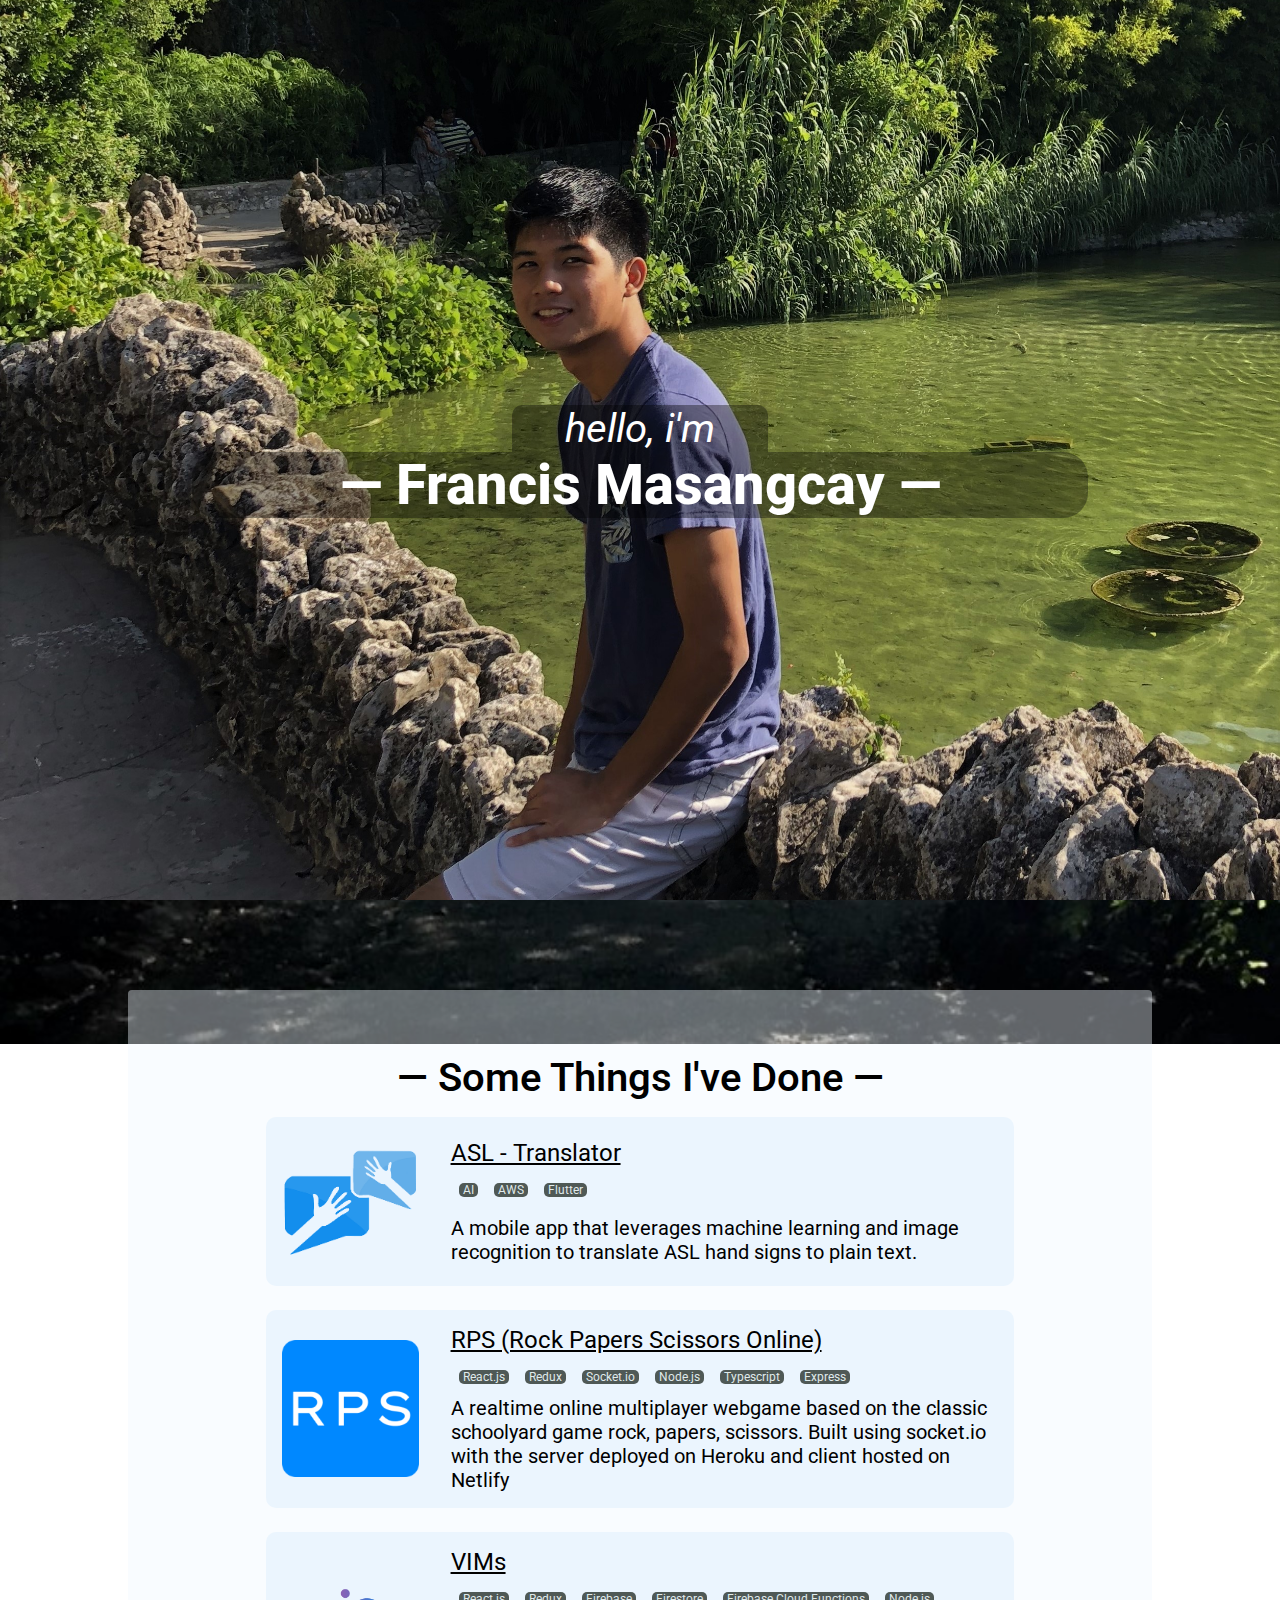
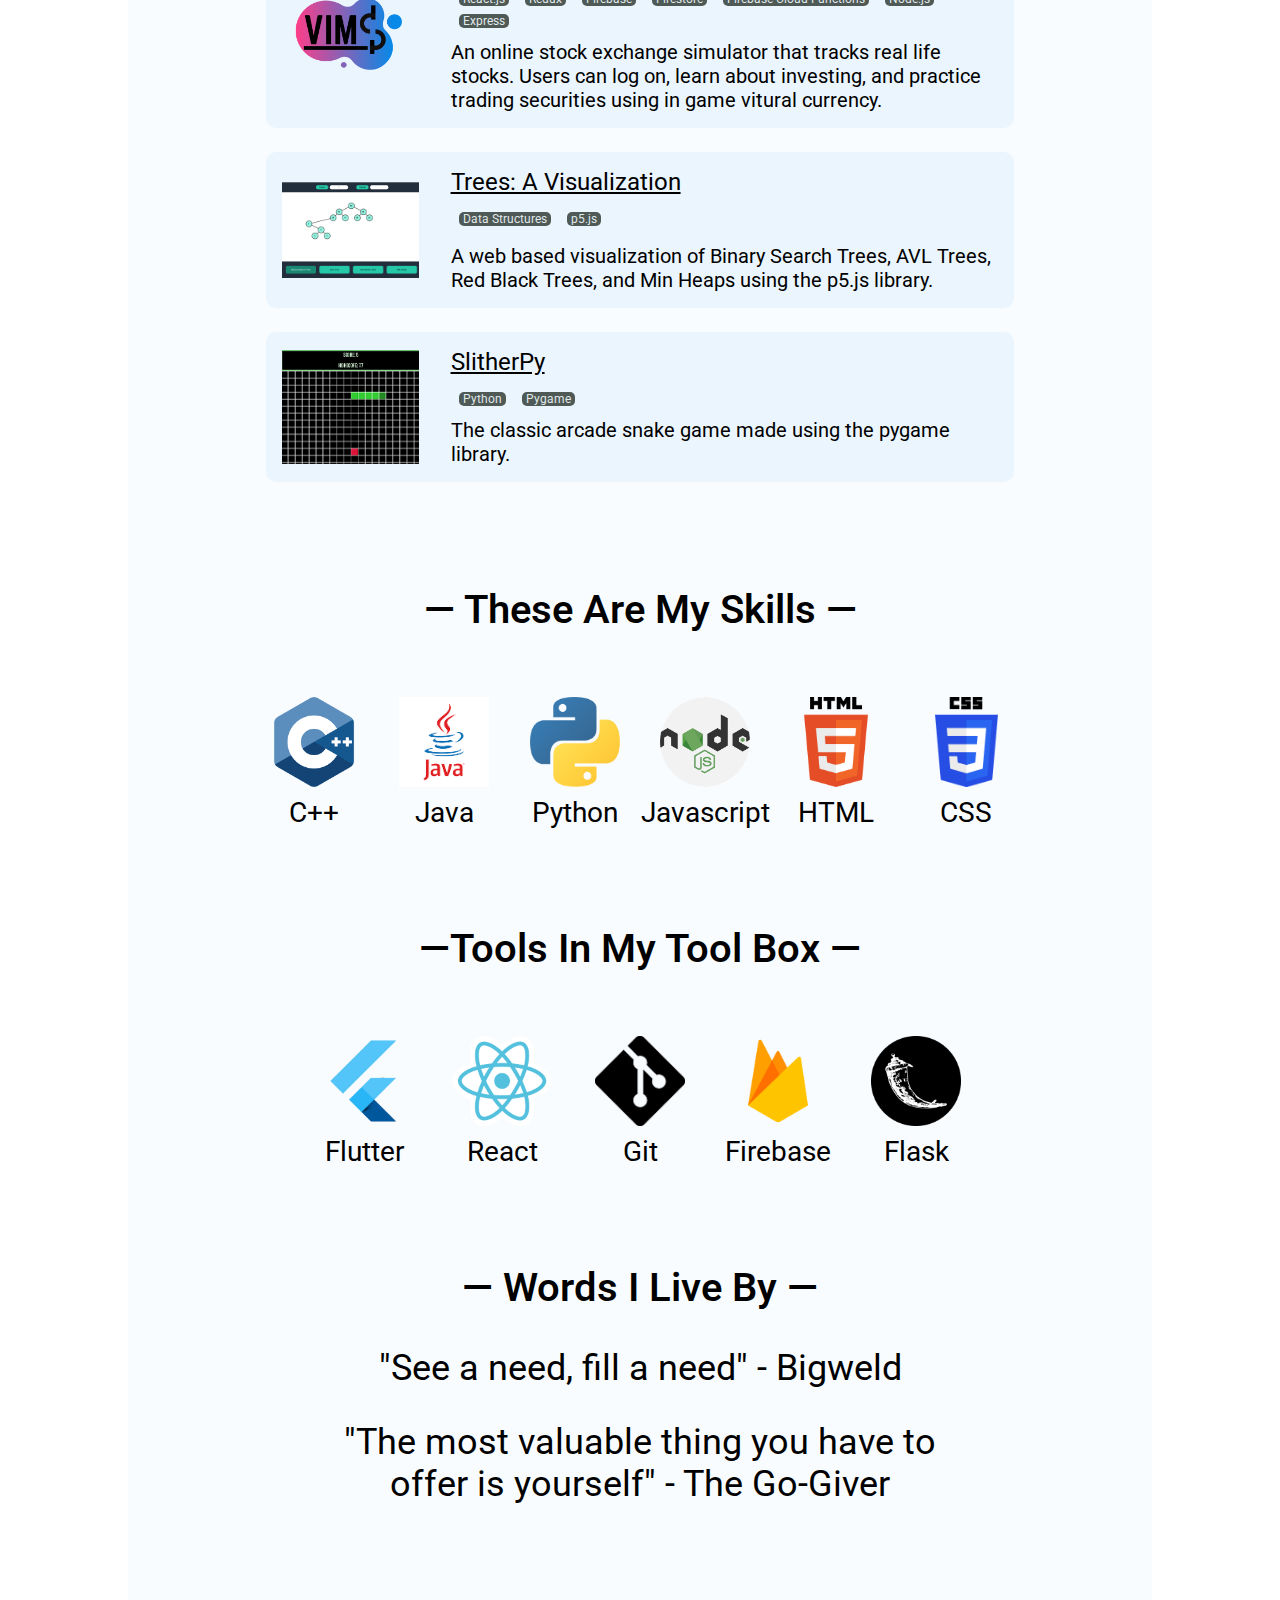
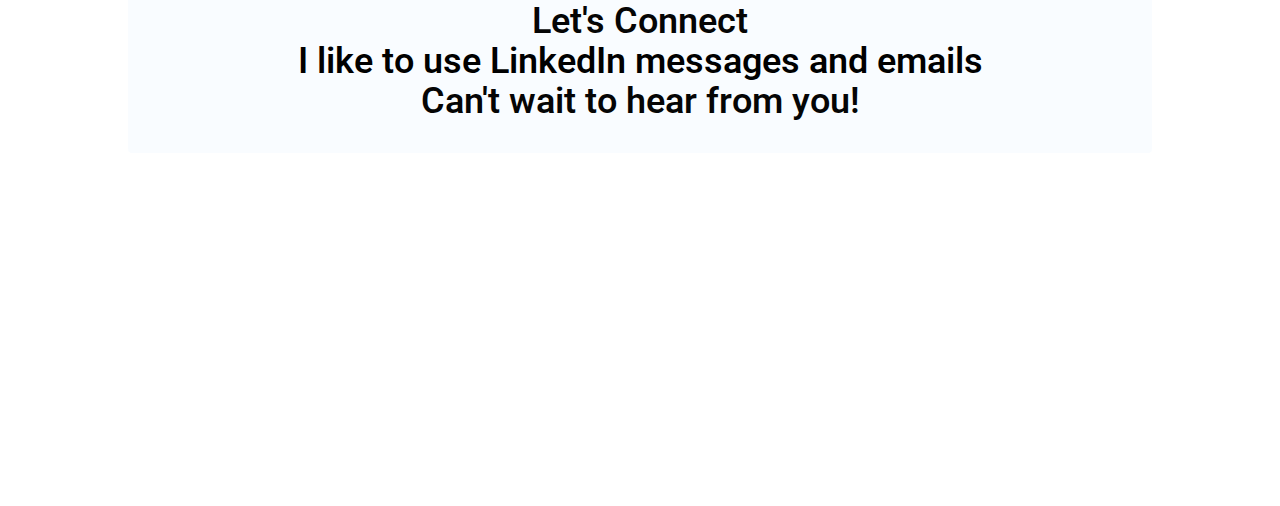
<file: index.html>
<!DOCTYPE html>
<html lang="en">
  <head>
    <meta charset="UTF-8" />
    <title>I'm Francis Masangcay</title>
    <meta name="author" content="Francis Masangcay" />
    <meta name="description" content="Personal webpage" />
    <meta name="viewport" content="width=device-width, initial-scale=1.0" />
    <link rel="stylesheet" href="./styles/mainStyle.css" />
    <link rel="stylesheet" href="./styles/tabletStyle.css" />
    <link rel="stylesheet" href="./styles/mobileStyle.css" />
    <link
      rel="stylesheet"
      href="https://cdnjs.cloudflare.com/ajax/libs/font-awesome/4.7.0/css/font-awesome.min.css"
    />
    <link
      href="https://fonts.googleapis.com/css2?family=Open+Sans&family=Roboto:ital@0;1&display=swap"
      rel="stylesheet"
    />
  </head>
  <body>
    <div class="banner"></div>

    <div id="banner-content">
      <i>hello, i'm</i>
      <div><span>&horbar;</span> Francis Masangcay <span>&horbar;</span></div>
    </div>

    <div id="opaque-bg">
      <div class="label">
        <span>&horbar;</span> Some Things I've Done <span>&horbar;</span>
      </div>
      <div class="section flex-column">
        <div class="subsection">
          <div>
            <div class="title">
              <img src="./assets/signItLogo.png" alt="Logo" />
              <div class="info-grid">
                <a href="./ASL-Translator.html">ASL - Translator</a>
                <div class="tags">
                  <div class="tag">AI</div>
                  <div class="tag">AWS</div>
                  <div class="tag">Flutter</div>
                </div>
                <p>
                  A mobile app that leverages machine learning and image
                  recognition to translate ASL hand signs to plain text.
                </p>
              </div>
            </div>
          </div>
        </div>

        <div class="subsection">
          <div>
            <div class="title">
              <img src="./assets/RPS.png" alt="Logo" />
              <div class="info-grid">
                <a href="./rps.html">RPS (Rock Papers Scissors Online)</a>
                <div class="tags">
                  <div class="tag">React.js</div>
                  <div class="tag">Redux</div>
                  <div class="tag">Socket.io</div>
                  <div class="tag">Node.js</div>
                  <div class="tag">Typescript</div>
                  <div class="tag">Express</div>
                </div>
                <p>
                  A realtime online multiplayer webgame based on the classic
                  schoolyard game rock, papers, scissors. Built using socket.io
                  with the server deployed on Heroku and client hosted on
                  Netlify
                </p>
              </div>
            </div>
          </div>
        </div>

        <div class="subsection">
          <div>
            <div class="title">
              <img src="./assets/Vims-logo6.png" alt="Logo" />
              <div class="info-grid">
                <a href="./vims.html">VIMs</a>
                <div class="tags">
                  <div class="tag">React.js</div>
                  <div class="tag">Redux</div>
                  <div class="tag">Firebase</div>
                  <div class="tag">Firestore</div>
                  <div class="tag">Firebase Cloud Functions</div>
                  <div class="tag">Node.js</div>
                  <div class="tag">Express</div>
                </div>
                <p>
                  An online stock exchange simulator that tracks real life
                  stocks. Users can log on, learn about investing, and practice
                  trading securities using in game vitural currency.
                </p>
              </div>
            </div>
          </div>
        </div>

        <div class="subsection">
          <div class="title">
            <img src="./assets/trees.png" alt="Logo" />
            <div class="info-grid long">
              <a href="./Trees.html">Trees: A Visualization</a>
              <div class="tags">
                <div class="tag">Data Structures</div>
                <div class="tag">p5.js</div>
              </div>
              <p>
                A web based visualization of Binary Search Trees, AVL Trees, Red
                Black Trees, and Min Heaps using the p5.js library.
              </p>
            </div>
          </div>
        </div>

        <div class="subsection">
          <div>
            <div class="title short">
              <img src="./assets/slitherPy.png" alt="Logo" />
              <div class="info-grid">
                <a href="./SlitherPy.html">SlitherPy</a>
                <div class="tags">
                  <div class="tag">Python</div>
                  <div class="tag">Pygame</div>
                </div>
                <p>
                  The classic arcade snake game made using the pygame library.
                </p>
              </div>
            </div>
          </div>
        </div>
      </div>

      <div class="label">
        <span>&horbar;</span> These Are My Skills <span>&horbar;</span>
      </div>
      <div class="section">
        <div class="grid">
          <div class="card">
            <img src="./assets/cpp.png" />
            <div class="text">C++</div>
          </div>
          <div class="card">
            <img src="./assets/java.png" />
            <div class="text">Java</div>
          </div>
          <div class="card">
            <img src="./assets/python.png" />
            <div class="text">Python</div>
          </div>
          <div class="card">
            <img src="./assets/nodejs.png" />
            <div class="text">Javascript</div>
          </div>
          <div class="card">
            <img src="./assets/html.png" />
            <div class="text">HTML</div>
          </div>
          <div class="card">
            <img src="./assets/css.png" />
            <div class="text">CSS</div>
          </div>
        </div>
      </div>

      <div class="label">
        <span>&horbar;</span>Tools In My Tool Box <span>&horbar;</span>
      </div>
      <div class="section">
        <div class="grid-tools">
          <div class="card">
            <img src="./assets/flutter.png" />
            <div class="text">Flutter</div>
          </div>
          <div class="card">
            <img src="./assets/react.png" />
            <div class="text">React</div>
          </div>
          <div class="card">
            <img src="./assets/git.png" />
            <div class="text">Git</div>
          </div>
          <div class="card">
            <img src="./assets/firebase.png" />
            <div class="text">Firebase</div>
          </div>
          <div class="card">
            <img src="./assets/flasks.png" />
            <div class="text">Flask</div>
          </div>
        </div>
      </div>

      <div>
        <div class="label">
          <span>&horbar;</span> Words I Live By <span>&horbar;</span>
        </div>
        <div class="section flex-column">
          <div id="quotes">
            <p>"See a need, fill a need" - Bigweld</p>
            <p>
              "The most valuable thing you have to offer is yourself" - The
              Go-Giver
            </p>
          </div>
        </div>
      </div>

      <div id="connect">
        <p>Let's Connect</p>
        <p class="larger">
          <span>&horbar;</span> I like to use LinkedIn messages and emails
          <span>&horbar;</span>
        </p>
        <p>Can't wait to hear from you!</p>
      </div>
    </div>

    <div id="logos">
      <a href="mailto:francis.masangcay99@gmail.com" target="_blank">
        <i class="fa fa-envelope fa-5x icon"></i>
      </a>
      <a href="https://github.com/FrancisMasangcay" target="_blank">
        <i class="fa fa-github fa-5x icon"></i>
      </a>
      <a
        href="https://www.linkedin.com/in/francis-masangcay-28233a167"
        target="_blank"
      >
        <i class="fa fa-linkedin-square fa-5x icon"></i>
      </a>
    </div>
  </body>
</html>
</file>
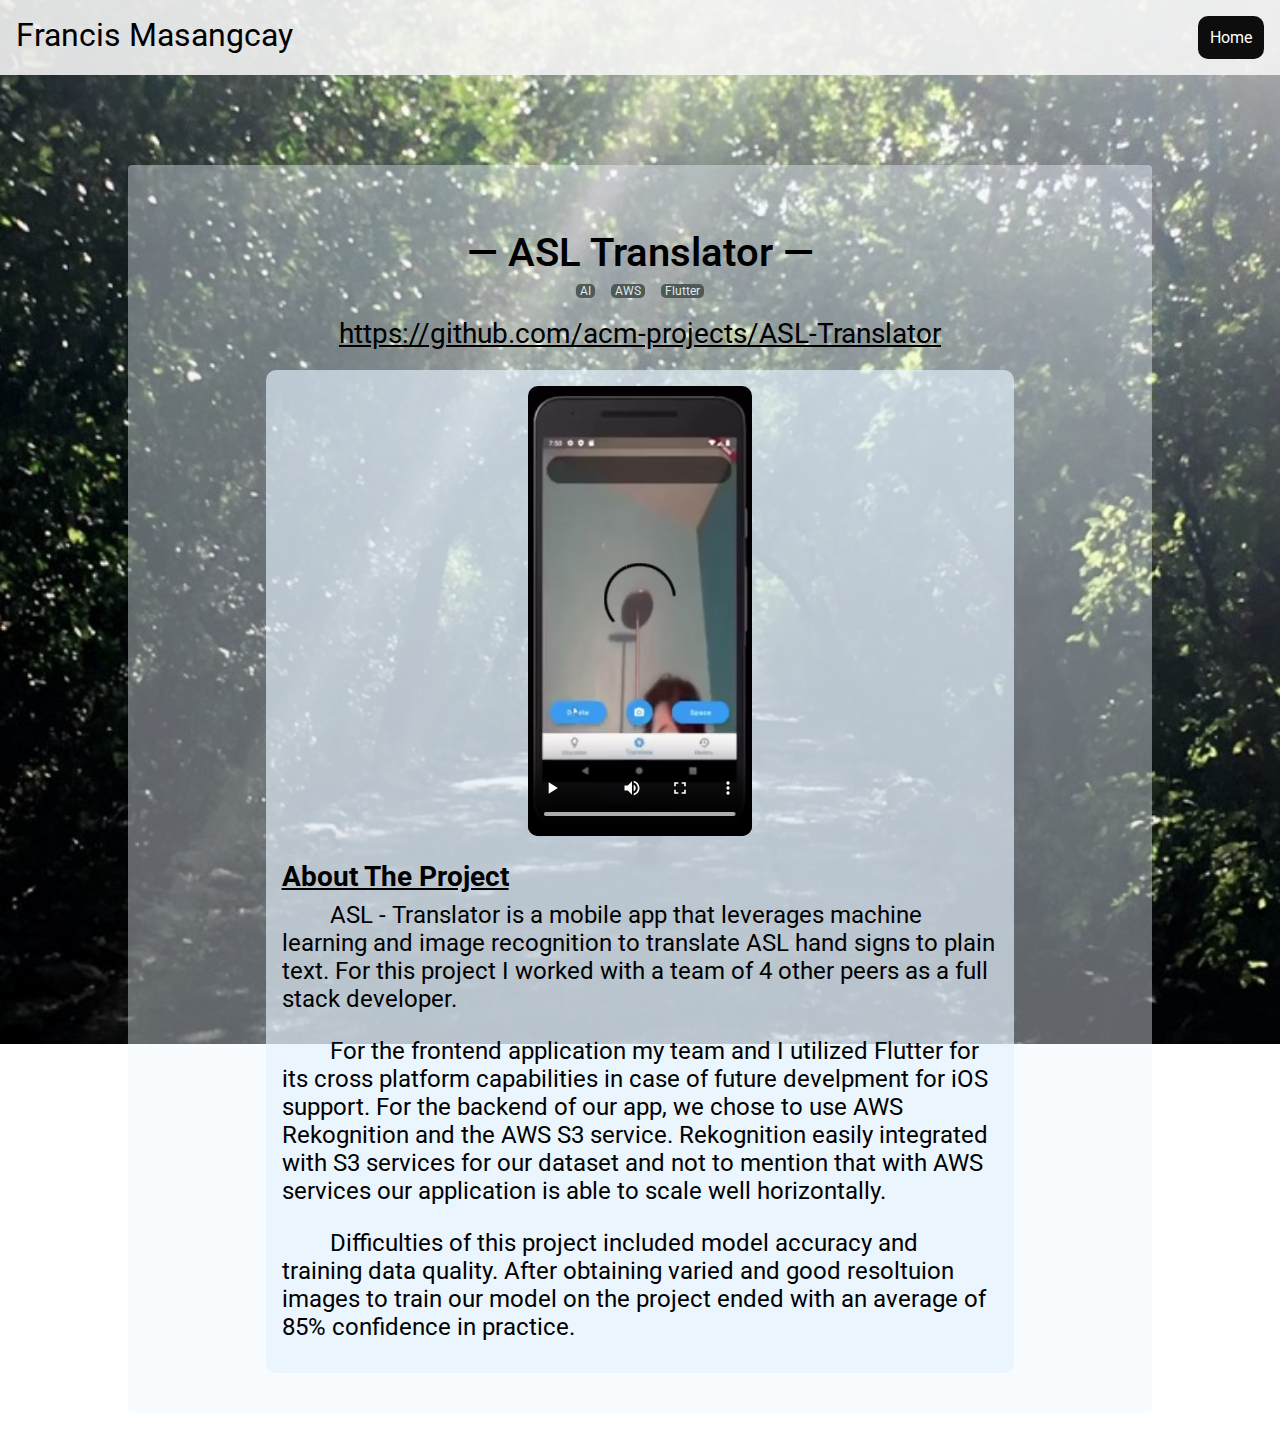
<file: ASL-Translator.html>
<!DOCTYPE html>
<html lang="en">
  <head>
    <meta charset="UTF-8" />
    <title>I'm Francis Masangcay</title>
    <meta name="author" content="Francis Masangcay" />
    <meta name="description" content="Personal webpage" />
    <meta name="viewport" content="width=device-width, initial-scale=1.0" />
    <link rel="stylesheet" href="./styles/mainStyle.css" />
    <link rel="stylesheet" href="./styles/tabletStyle.css" />
    <link rel="stylesheet" href="./styles/mobileStyle.css" />
    <link
      rel="stylesheet"
      href="https://cdnjs.cloudflare.com/ajax/libs/font-awesome/4.7.0/css/font-awesome.min.css"
    />
    <link
      href="https://fonts.googleapis.com/css2?family=Open+Sans&family=Roboto:ital@0;1&display=swap"
      rel="stylesheet"
    />
  </head>
  <body>
    <div class="navbar-wrapper">
      <a href="./">Francis Masangcay</a>
      <div class="button"><a href="./">Home</a></div>
    </div>
    <div id="opaque-bg">
      <div class="label">
        <span>&horbar;</span> ASL Translator <span>&horbar;</span>
      </div>
      <div class="project-headline">
        <div>
          <div class="tag">AI</div>
          <div class="tag">AWS</div>
          <div class="tag">Flutter</div>
        </div>
        <div class="project-links">
          <a href="https://github.com/acm-projects/ASL-Translator"
            >https://github.com/acm-projects/ASL-Translator</a
          >
        </div>
      </div>
      <div class="section flex-column">
        <div class="subsection">
          <video class="asl-video" controls>
            <source src="./videos/asl-translator.mp4" type="video/mp4" />
          </video>
          <div class="project-desc">
            <div>
              <h3>About The Project</h3>
            </div>

            <p>
              ASL - Translator is a mobile app that leverages machine learning
              and image recognition to translate ASL hand signs to plain text.
              For this project I worked with a team of 4 other peers as a full
              stack developer.
            </p>
            <p>
              For the frontend application my team and I utilized Flutter for
              its cross platform capabilities in case of future develpment for
              iOS support. For the backend of our app, we chose to use AWS
              Rekognition and the AWS S3 service. Rekognition easily integrated
              with S3 services for our dataset and not to mention that with AWS
              services our application is able to scale well horizontally.
            </p>
            <p>
              Difficulties of this project included model accuracy and training
              data quality. After obtaining varied and good resoltuion images to
              train our model on the project ended with an average of 85%
              confidence in practice.
            </p>
          </div>
        </div>
      </div>
    </div>
  </body>
</html>
</file>
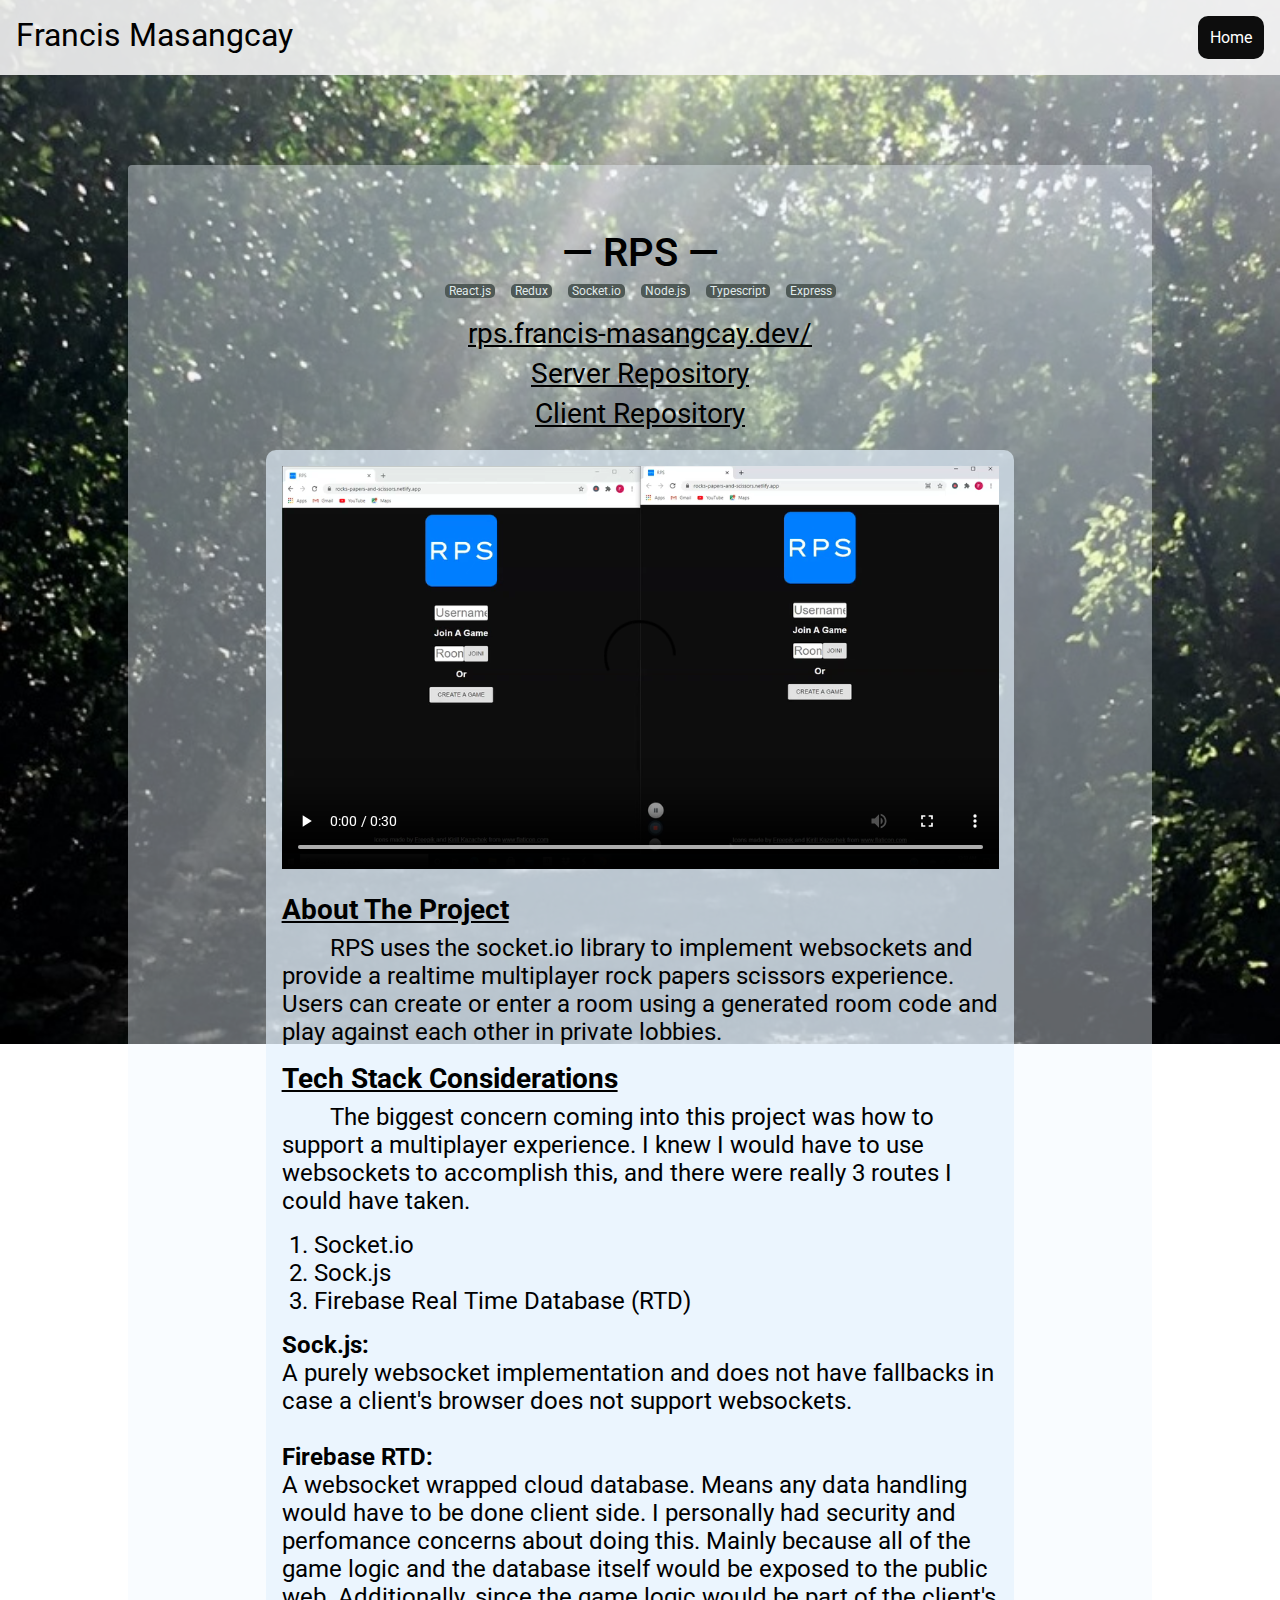
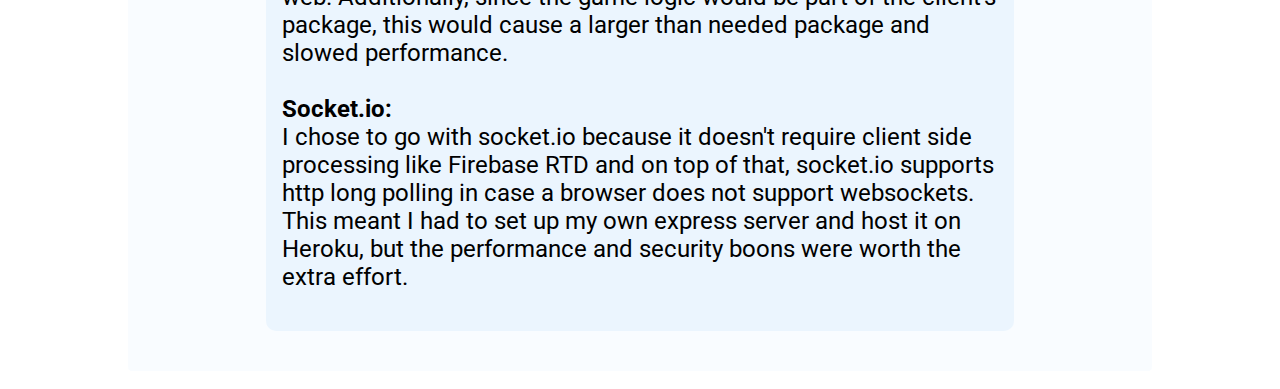
<file: rps.html>
<!DOCTYPE html>
<html lang="en">
  <head>
    <meta charset="UTF-8" />
    <title>I'm Francis Masangcay</title>
    <meta name="author" content="Francis Masangcay" />
    <meta name="description" content="Personal webpage" />
    <meta name="viewport" content="width=device-width, initial-scale=1.0" />
    <link rel="stylesheet" href="./styles/mainStyle.css" />
    <link rel="stylesheet" href="./styles/tabletStyle.css" />
    <link rel="stylesheet" href="./styles/mobileStyle.css" />
    <link
      rel="stylesheet"
      href="https://cdnjs.cloudflare.com/ajax/libs/font-awesome/4.7.0/css/font-awesome.min.css"
    />
    <link
      href="https://fonts.googleapis.com/css2?family=Open+Sans&family=Roboto:ital@0;1&display=swap"
      rel="stylesheet"
    />
  </head>
  <body>
    <div class="navbar-wrapper">
      <a href="./">Francis Masangcay</a>
      <div class="button"><a href="./">Home</a></div>
    </div>
    <div id="opaque-bg">
      <div class="label">
        <span>&horbar;</span> RPS
        <span>&horbar;</span>
      </div>
      <div class="project-headline">
        <div>
          <div class="tag">React.js</div>
          <div class="tag">Redux</div>
          <div class="tag">Socket.io</div>
          <div class="tag">Node.js</div>
          <div class="tag">Typescript</div>
          <div class="tag">Express</div>
        </div>
        <div class="project-links">
          <a href="https://rps.francis-masangcay.dev/"
            >rps.francis-masangcay.dev/</a
          >
          <a href="https://github.com/FrancisMasangcay/RockPaperScissors-server"
            >Server Repository</a
          >
          <a href="https://github.com/FrancisMasangcay/RockPaperScissors-Client"
            >Client Repository</a
          >
        </div>
      </div>
      <div class="section flex-column">
        <div class="subsection">
          <video class="rps-video" controls>
            <source src="./videos/RPS.mp4" type="video/mp4"/>
          </video>
          <div class="project-desc">
            <div>
              <h3>About The Project</h3>
            </div>
            <p>
              RPS uses the socket.io library to implement websockets and provide
              a realtime multiplayer rock papers scissors experience. Users can
              create or enter a room using a generated room code and play
              against each other in private lobbies.
            </p>

            <div>
              <h3>Tech Stack Considerations</h3>
            </div>
            <p>
              The biggest concern coming into this project was how to support a
              multiplayer experience. I knew I would have to use websockets to
              accomplish this, and there were really 3 routes I could have
              taken. 
              <ol>
                <li>Socket.io</li>
                <li>Sock.js</li>
                <li>Firebase Real Time Database (RTD)</li>
              </ol>
              <b>Sock.js: </b>A purely websocket implementation and does not have fallbacks in case a client's browser does not support websockets.
              <span>&nbsp;</span>
              <b>Firebase RTD: </b>A websocket wrapped cloud database. Means any data handling would have to be done client side. I personally had security and perfomance concerns about doing this. Mainly because all of the game logic and the database itself would be exposed to the public web. Additionally, since the game logic would be part of the client's package, this would cause a larger than needed package and slowed performance. 
              <span>&nbsp;</span>
              <b>Socket.io: </b> I chose to go with socket.io because it doesn't require client side processing like Firebase RTD and on top of that, socket.io supports http long polling in case a browser does not support websockets. This meant I had to set up my own express server and host it on Heroku, but the performance and security boons were worth the extra effort.
            </p>
          </div>
        </div>
      </div>
    </div>
  </body>
</html>
</file>
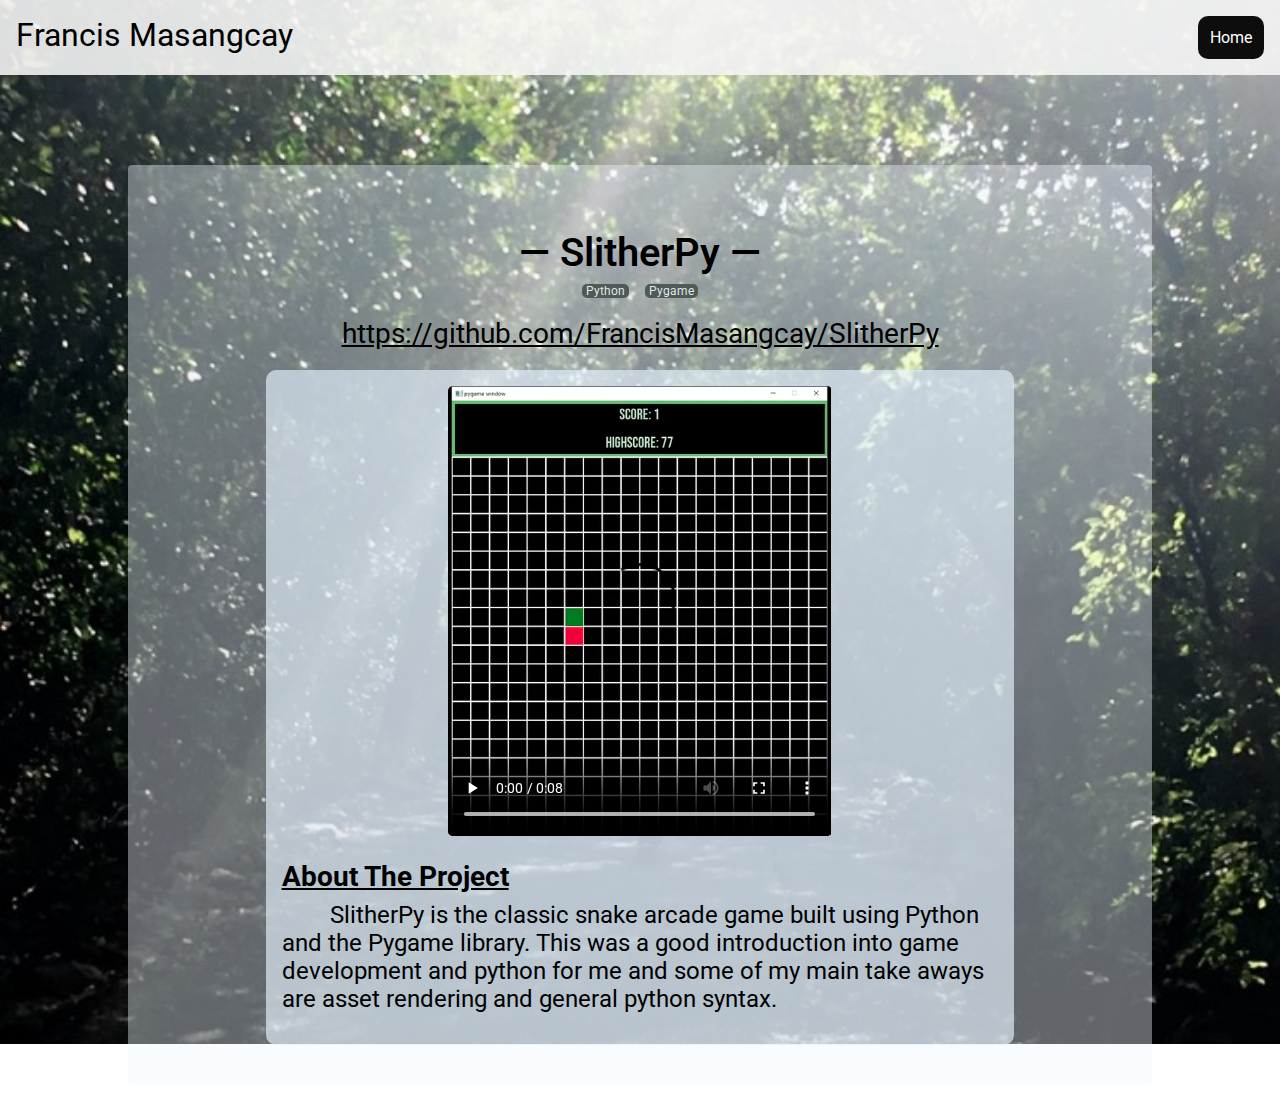
<file: SlitherPy.html>
<!DOCTYPE html>
<html lang="en">
  <head>
    <meta charset="UTF-8" />
    <title>I'm Francis Masangcay</title>
    <meta name="author" content="Francis Masangcay" />
    <meta name="description" content="Personal webpage" />
    <meta name="viewport" content="width=device-width, initial-scale=1.0" />
    <link rel="stylesheet" href="./styles/mainStyle.css" />
    <link rel="stylesheet" href="./styles/tabletStyle.css" />
    <link rel="stylesheet" href="./styles/mobileStyle.css" />
    <link
      rel="stylesheet"
      href="https://cdnjs.cloudflare.com/ajax/libs/font-awesome/4.7.0/css/font-awesome.min.css"
    />
    <link
      href="https://fonts.googleapis.com/css2?family=Open+Sans&family=Roboto:ital@0;1&display=swap"
      rel="stylesheet"
    />
  </head>
  <body>
    <div class="navbar-wrapper">
      <a href="./">Francis Masangcay</a>
      <div class="button"><a href="./">Home</a></div>
    </div>
    <div id="opaque-bg">
      <div class="label">
        <span>&horbar;</span> SlitherPy <span>&horbar;</span>
      </div>
      <div class="project-headline">
        <div>
          <div class="tag">Python</div>
          <div class="tag">Pygame</div>
        </div>
        <div class="project-links">
          <a href="https://github.com/FrancisMasangcay/SlitherPy"
            >https://github.com/FrancisMasangcay/SlitherPy</a
          >
        </div>
      </div>
      <div class="section flex-column">
        <div class="subsection">
          <video class="slither-video" controls>
            <source src="./videos/slitherPy.mp4" type="video/mp4" />
          </video>
          <div class="project-desc">
            <div>
              <h3>About The Project</h3>
            </div>

            <p>
              SlitherPy is the classic snake arcade game built using Python and
              the Pygame library. This was a good introduction into game
              development and python for me and some of my main take aways are
              asset rendering and general python syntax.
            </p>
          </div>
        </div>
      </div>
    </div>
  </body>
</html>
</file>
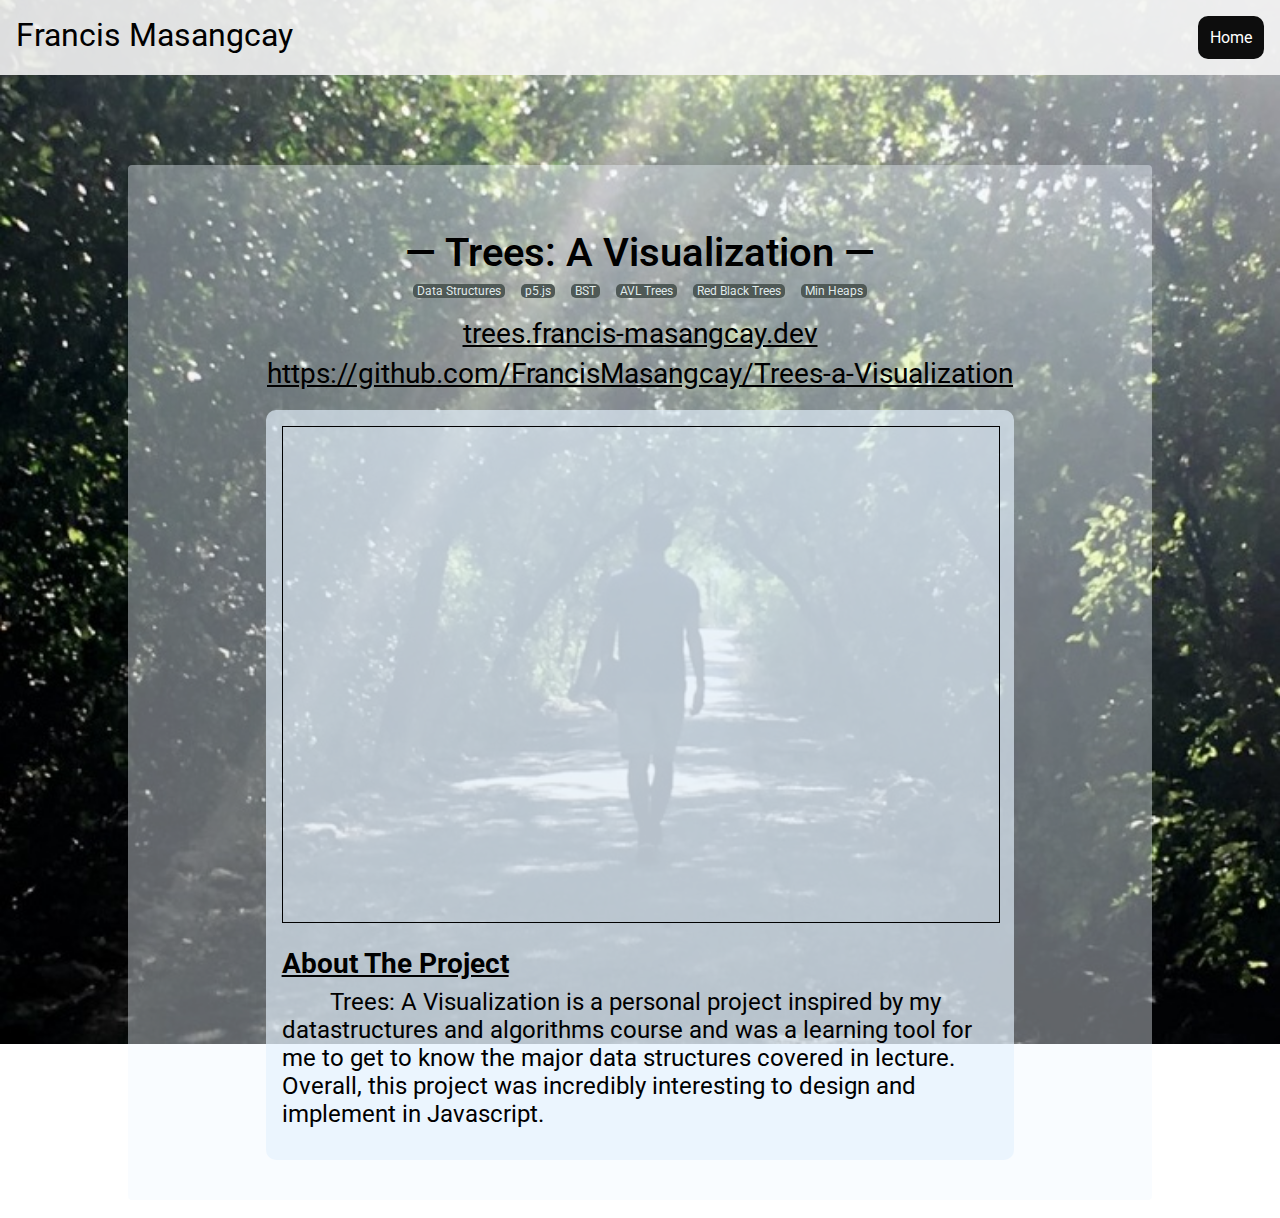
<file: Trees.html>
<!DOCTYPE html>
<html lang="en">
  <head>
    <meta charset="UTF-8" />
    <title>I'm Francis Masangcay</title>
    <meta name="author" content="Francis Masangcay" />
    <meta name="description" content="Personal webpage" />
    <meta name="viewport" content="width=device-width, initial-scale=1.0" />
    <link rel="stylesheet" href="./styles/mainStyle.css" />
    <link rel="stylesheet" href="./styles/tabletStyle.css" />
    <link rel="stylesheet" href="./styles/mobileStyle.css" />
    <link
      rel="stylesheet"
      href="https://cdnjs.cloudflare.com/ajax/libs/font-awesome/4.7.0/css/font-awesome.min.css"
    />
    <link
      href="https://fonts.googleapis.com/css2?family=Open+Sans&family=Roboto:ital@0;1&display=swap"
      rel="stylesheet"
    />
  </head>
  <body>
    <div class="navbar-wrapper">
      <a href="./">Francis Masangcay</a>
      <div class="button"><a href="./">Home</a></div>
    </div>
    <div id="opaque-bg">
      <div class="label">
        <span>&horbar;</span> Trees: A Visualization <span>&horbar;</span>
      </div>
      <div class="project-headline">
        <div>
          <div class="tag">Data Structures</div>
          <div class="tag">p5.js</div>
          <div class="tag">BST</div>
          <div class="tag">AVL Trees</div>
          <div class="tag">Red Black Trees</div>
          <div class="tag">Min Heaps</div>
        </div>
        <div class="project-links">
          <a href="https://trees.francis-masangcay.dev/"
            >trees.francis-masangcay.dev</a
          >
          <a href="https://github.com/FrancisMasangcay/Trees-a-Visualization"
            >https://github.com/FrancisMasangcay/Trees-a-Visualization</a
          >
        </div>
      </div>
      <div class="section flex-column">
        <div class="subsection">
          <iframe
            src="https://francismasangcay.github.io/Trees-a-Visualization/"
            id="trees-iFrame"
          ></iframe>
          <div class="project-desc">
            <div>
              <h3>About The Project</h3>
            </div>

            <p>
              Trees: A Visualization is a personal project inspired by my
              datastructures and algorithms course and was a learning tool for
              me to get to know the major data structures covered in lecture.
              Overall, this project was incredibly interesting to design and
              implement in Javascript.
            </p>
          </div>
        </div>
      </div>
    </div>
  </body>
</html>
</file>
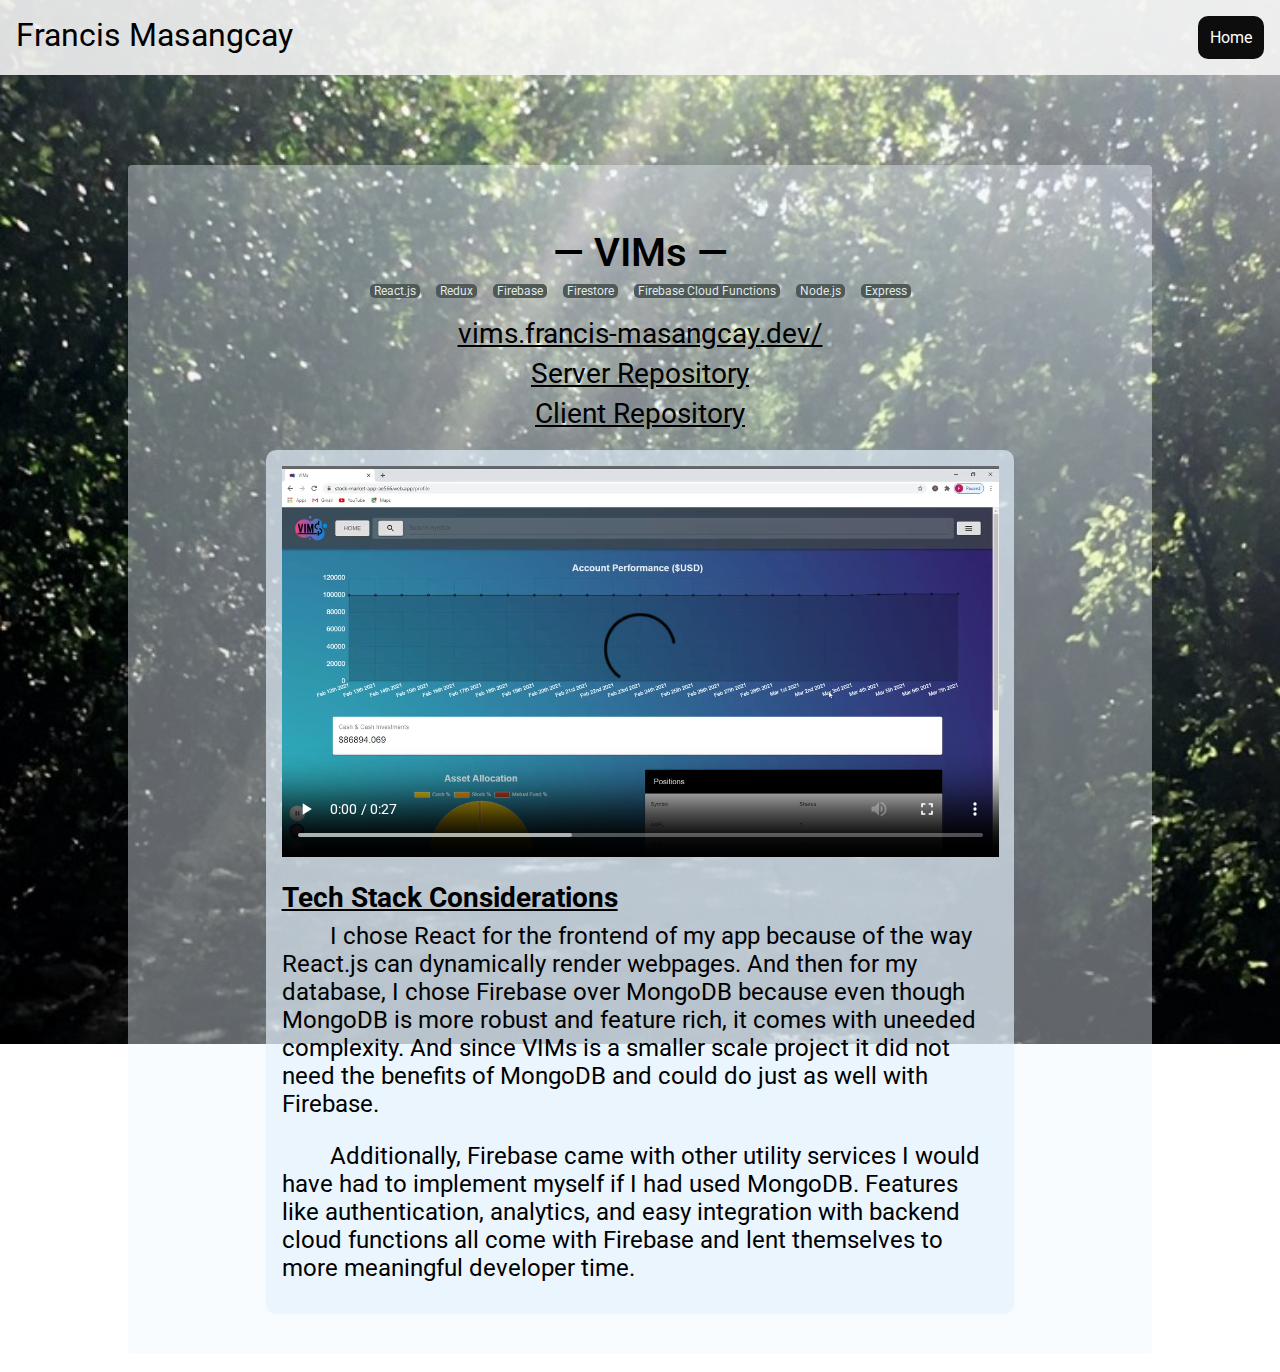
<file: vims.html>
<!DOCTYPE html>
<html lang="en">
  <head>
    <meta charset="UTF-8" />
    <title>I'm Francis Masangcay</title>
    <meta name="author" content="Francis Masangcay" />
    <meta name="description" content="Personal webpage" />
    <meta name="viewport" content="width=device-width, initial-scale=1.0" />
    <link rel="stylesheet" href="./styles/mainStyle.css" />
    <link rel="stylesheet" href="./styles/tabletStyle.css" />
    <link rel="stylesheet" href="./styles/mobileStyle.css" />
    <link
      rel="stylesheet"
      href="https://cdnjs.cloudflare.com/ajax/libs/font-awesome/4.7.0/css/font-awesome.min.css"
    />
    <link
      href="https://fonts.googleapis.com/css2?family=Open+Sans&family=Roboto:ital@0;1&display=swap"
      rel="stylesheet"
    />
  </head>
  <body>
    <div class="navbar-wrapper">
      <a href="./">Francis Masangcay</a>
      <div class="button"><a href="./">Home</a></div>
    </div>

    <div id="opaque-bg">
      <div class="label"><span>&horbar;</span> VIMs <span>&horbar;</span></div>
      <div class="project-headline">
        <div>
          <div class="tag">React.js</div>
          <div class="tag">Redux</div>
          <div class="tag">Firebase</div>
          <div class="tag">Firestore</div>
          <div class="tag">Firebase Cloud Functions</div>
          <div class="tag">Node.js</div>
          <div class="tag">Express</div>
        </div>
        <div class="project-links">
          <a href="https://vims.francis-masangcay.dev/"
            >vims.francis-masangcay.dev/</a
          >
          <a href="https://github.com/FrancisMasangcay/VIMs-Functions"
            >Server Repository</a
          >
          <a href="https://github.com/FrancisMasangcay/VIMs-client"
            >Client Repository</a
          >
        </div>
      </div>
      <div class="section flex-column">
        <div class="subsection">
          <video class="vims-video" controls>
            <source src="./videos/VIMS.mp4" type="video/mp4" />
          </video>
          <div class="project-desc">
            <div>
              <h3>Tech Stack Considerations</h3>
            </div>
            <p>
              I chose React for the frontend of my app because of the way
              React.js can dynamically render webpages. And then for my
              database, I chose Firebase over MongoDB because even though
              MongoDB is more robust and feature rich, it comes with uneeded
              complexity. And since VIMs is a smaller scale project it did not
              need the benefits of MongoDB and could do just as well with
              Firebase.
            </p>
            <p>
              Additionally, Firebase came with other utility services I would
              have had to implement myself if I had used MongoDB. Features like
              authentication, analytics, and easy integration with backend cloud
              functions all come with Firebase and lent themselves to more
              meaningful developer time.
            </p>
          </div>
        </div>
      </div>
    </div>
  </body>
</html>
</file>
<file: styles/mainStyle.css>
* {
  margin: 0;
  padding: 0;
  font-family: "Roboto", sans-serif;
}

html {
  background: url(../assets/background.JPG) no-repeat center center fixed;
  background-size: cover;
}

.banner {
  height: 100vh;
  background-image: url(../assets/profile-web2.jpg);
  background-attachment: fixed;
  background-size: cover;
  background-repeat: no-repeat;
  background-position: center;
}

/* banner content */
#banner-content {
  display: flex;
  flex-direction: column;
  justify-content: space-between;
  text-align: center;
  position: absolute;
  top: 50%;
  width: 100%;
  color: white;
}
#banner-content div {
  flex: 1;
  font-size: 7rem;
  text-align: center;
  font-weight: 800;
  background-color: rgba(0, 0, 0, 0.37);
  margin: 0 auto 0 auto;
  border-radius: 25px;
  width: 90%;
}
#banner-content i {
  flex: 1;
  text-align: center;
  font-size: 5rem;
  margin-bottom: 1rem;
  margin: 0 auto 0 auto;
  width: 40%;
  border-radius: 25px 25px 0 0;
  background-color: rgba(0, 0, 0, 0.37);
}

/* Things I've Done */
.title {
  display: grid;
  font-size: 2rem;
  grid-template-columns: 1fr 4fr;
  width: 100%;
  grid-column-gap: 2rem;
  height: fit-content;
}
.info-grid {
  display: grid;
  grid-auto-rows: minmax(1fr, 2fr);
  row-gap: 0.5rem;
}

.info-grid p {
  margin-top: 0.25rem;
  font-size: 1.25rem;
}
.subsection {
  display: grid;
  flex-direction: column;
  align-items: flex-start;
  margin-bottom: 1.5rem;
  padding: 1rem;
  margin-left: auto;
  margin-right: auto;
  width: 70%;
  background-color: rgba(228, 241, 253, 0.664);
  border-radius: 10px;
}
.subsection .title img {
  max-height: 100%;
  width: 100%;
  justify-items: end;
  margin-top: auto;
  margin-bottom: auto;
  object-fit: cover;
}
.title a {
  justify-self: start;
  align-self: end;
}
.tags {
  display: inline;
  width: 100%;
  align-self: start;
}
.tag {
  background-color: #4f5956;
  color: rgba(240, 251, 252, 0.911);
  border-radius: 5px;
  width: fit-content;
  float: left;
  margin: 0.5rem 0.5rem 0 0.5rem;
  padding: 0 0.25rem;
  font-size: 1.5rem;
}

.p-wrapper {
  display: flex;
  flex-direction: column;
  width: 100%;
  margin-bottom: 3%;
  margin-top: 0.5%;
  height: auto;
  font-size: 2.1rem;
}

/* Words I live By */

#quotes p {
  flex: 1;
  text-align: center;
  width: 65%;
  margin: 1.25rem auto 2rem auto;
  font-size: 2.23rem;
}
#quotes {
  padding-bottom: 2rem;
}

/* These are my Skills & Tools in my Tool Box */
.grid {
  display: grid;
  width: fit-content;
  padding: 3rem 0 1rem 0;
  margin: auto;
  grid-template-columns: 1fr 1fr 1fr 1fr 1fr 1fr;
  column-gap: 2rem;
}
.grid-tools {
  display: grid;
  padding: 3rem 0 1rem 0;
  width: fit-content;
  grid-template-columns: 1fr 1fr 1fr 1fr 1fr;
  column-gap: 2rem;
  margin: auto;
}
.card {
  display: grid;
  width: 100%;
  grid-template-rows: 3fr 1fr;
}
.text {
  font-size: 1.75rem;
  text-align: center;
  margin: 0 auto 0 auto;
}
.card img {
  height: 15vh;
  margin: 0 auto 0 auto;
}

/* Contact */
#connect {
  line-height: 4rem;
  font-weight: 550;
  font-size: 20px;
  color: rgb(5, 5, 5);
  margin: 0 auto 0 auto;
  padding-bottom: 2rem;
  width: 100%;
}
#connect p {
  text-align: center;
  font-size: 2.5rem;
}
.larger {
  font-size: 3rem;
  color: black;
}
#logos {
  display: flex;
  align-items: center;
  justify-content: center;
  height: 30%;
  margin-bottom: 15vh;
}
#logos a {
  font-size: 25px;
}
.icon {
  margin: 0.3em;
  transition-timing-function: ease-in-out;
  transition-duration: 0.5s;
}
.icon:hover {
  transform: scale(1.45);
  color: rgba(0, 191, 255, 0.932);
}

/* font awesome */
.fa {
  color: white;
}
.fa-envelope {
  top: -5%;
}
.fa-mobile {
  top: -5%;
}

/* generalized classes */
a:link,
a:visited {
  color: black;
  text-decoration: underline;
  cursor: pointer;
}

a:link:active,
a:visited:active {
  color: black;
}

a:hover {
  text-decoration: underline;
}

#opaque-bg {
  background-color: rgba(240, 248, 255, 0.404);
  width: 75vw;
  margin: 10vh auto 2vh auto;
  border-radius: 4px;
}

.section {
  min-height: 60%;
  width: 100%;
  margin-left: auto;
  margin-right: auto;
  display: flex;
  padding: 1rem 0 1rem 0;
}
.flex-column {
  flex-direction: column;
}
.flex-row {
  flex-direction: row;
}
.label {
  text-align: center;
  font-size: 3.5rem;
  margin-left: auto;
  margin-right: auto;
  padding: 4rem 2rem 0rem 2rem;
  font-weight: 550;
  width: 75%;
}

.project-headline {
  width: fit-content;
  margin: auto;
  display: flex;
  flex-direction: column;
  text-align: center;
  align-items: center;
}

.project-links {
  margin-top: 1rem;
  display: flex;
  flex-direction: column;
}

.project-links a {
  font-size: 1.75rem;
  line-height: 2.5rem;
}

.navbar-wrapper {
  display: flex;
  max-width: 100%;
  background-color: rgba(245, 245, 245, 0.89);
  font-size: 2rem;
  padding: 1rem;
  justify-content: space-between;
}

.navbar-wrapper a {
  text-decoration: none;
}

.navbar-wrapper a:hover {
  text-decoration: underline;
  cursor: pointer;
}

.button {
  font-size: 1rem;
  border-radius: 10px;
  background-color: #0d0d0d;
  padding: 0.75rem;
}

.button a {
  color: white;
}

.button:hover {
  cursor: pointer;
}

video {
  max-width: 100%;
}
/* ASL Translator page */
.asl-video {
  margin: auto;
  max-height: 50vh;
  border-radius: 10px;
}
.asl-video:focus {
  outline: none;
}
.project-desc {
  font-size: 1.5rem;
  margin: 1.5rem 0 0 0;
  display: flex;
  flex-direction: column;
}
.project-desc h3 {
  text-decoration: underline;
}
.project-desc p {
  text-indent: 3rem;
  margin: 0.5rem 0 1rem 0;
}

.project-desc ol {
  margin: auto auto 1rem 2rem;
}

/* Trees Page */
#trees-iFrame {
  width: 100%;
  height: 55vh;
  margin: auto;
  border: 0.02rem solid black;
}

/* SlitherPy Page */
.slither-video {
  margin: auto;
  max-height: 50vh;
  border-radius: 5px;
}

.slither-video:focus {
  outline: none;
}
</file>
<file: styles/tabletStyle.css>
/* for tablets */

/* landscape */
@media screen and (max-width: 1325px) {
  /* Banner */
  .banner {
    height: 100vh;
    background-position: 50% -300px;
  }
  #banner-content {
    top: 45%;
  }
  #banner-content div {
    width: 70%;
    font-size: 3.5rem;
  }
  #banner-content i {
    width: 20%;
    font-size: 2.5rem;
    border-radius: 10px 10px 0 0;
  }

  /* Things I've Done */
  .title {
    font-size: 1.5rem;
  }
  #subsection {
    width: 80%;
  }

  .tag {
    font-size: 0.75rem;
  }

  #subsection .title img {
    max-height: 18vh;
    width: 18vw;
    justify-items: end;
    margin-top: auto;
    margin-bottom: auto;
    object-fit: cover;
  }
  .long {
    grid-template-rows: 1fr 1fr;
  }

  /* tools */
  .grid {
    column-gap: 0.1rem;
  }

  .card img {
    height: 10vh;
  }

  /* words I live by */
  #quotes {
    padding-bottom: 0;
  }
  /* Contact */
  #connect {
    line-height: 2.5rem;
    font-size: 20px;
    padding-top: 3rem;
  }
  #connect p {
    text-align: center;
    font-size: 2.25rem;
  }
  #connect span {
    display: none;
  }
  .larger {
    font-size: 3rem;
    font-weight: 550;
  }
  .label {
    font-weight: 550;
    font-size: 2.5rem;
  }
  .icon:hover {
    transform: scale(1);
    color: rgba(0, 191, 255, 0.932);
  }

  /* generaled classes */
  #opaque-bg {
    background-color: rgba(240, 248, 255, 0.404);
    width: 80%;
    margin: 10vh auto 2vh auto;
  }
}

/* portrait */
@media screen and (max-width: 791px) {
  /* Banner */
  .banner {
    height: 40vh;
    background-position: 50% -300px;
  }
  #banner-content {
    top: 18%;
  }
  #banner-content div {
    font-size: 3.5rem;
    width: auto;
  }
  #banner-content i {
    font-size: 2.5rem;
    width: 25%;
  }

  /* Things I've Done */
  .title {
    font-size: 1.75rem;
    margin-bottom: 2rem;
  }
  #subsection {
    width: 95%;
  }
  #subsection .title img {
    max-height: 80%;
    width: 100%;
  }

  .card img {
    height: 10vw;
  }
  .grid-tools .card {
    width: 100%;
  }

  /* tools */
  .long {
    grid-template-rows: 1fr 1fr;
  }

  /* Contact */
  #connect {
    line-height: 2.5rem;
    font-size: 20px;
    padding-top: 3rem;
  }
  #connect p {
    text-align: center;
    font-size: 2.25rem;
  }
  #connect span {
    display: none;
  }
  .larger {
    font-size: 3rem;
    font-weight: 550;
  }
  .label {
    font-weight: 550;
    font-size: 2.5rem;
    width: 90%;
  }
  .icon:hover {
    transform: scale(1);
    color: rgba(0, 191, 255, 0.932);
  }

  /* general */
  #opaque-bg {
    width: 85%;
  }

  /* ASL translator */
  .asl-video {
    max-height: 25vh;
  }

  /* trees */
  #trees-iFrame {
    max-height: fit-content;
  }

  /*slitherPy*/
  .slither-video {
    max-height: 25vh;
  }
}
</file>
<file: styles/mobileStyle.css>
/* for mobile */

/* landscape */
@media screen and (max-width: 680px) {
  /* Banner */
  .banner {
    height: 75vh;
    background-position: 50% -200px;
  }
  #banner-content {
    top: 45%;
    width: 100%;
  }
  #banner-content div {
    font-size: 1.75rem;
    text-align: center;
    font-weight: 800;
    width: 90%;
  }
  #banner-content i {
    font-size: 1rem;
    border-radius: 5px 5px 0 0;
  }
  /* Some Things I've Done */
  .title {
    font-size: 1.2rem;
    width: 100%;
    margin: 0 auto 1rem auto;
    grid-column-gap: 0.5rem;
    grid-template-columns: 1fr 2fr;
  }
  #subsection .title img {
    width: 18vw;
    height: 30vh;
  }
  .tag {
    font-size: 0.75rem;
    column-gap: 0;
  }
  .short {
    width: 100%;
    grid-template-columns: 1fr 2fr;
    margin-right: auto;
    margin-left: auto;
  }
  #subsection {
    margin-bottom: 0rem;
    margin-left: auto;
    margin-right: auto;
    padding-bottom: 0;
    width: 85%;
  }
  .grid {
    row-gap: 1rem;
    padding-top: 1rem;
  }
  .grid-tools {
    padding-top: 0.25rem;
  }
  .text {
    font-size: 1.15rem;
  }

  #subsection p {
    margin-bottom: 0.5%;
    margin-top: 0;
    padding-left: 0rem;
    width: 80%;
    height: auto;
    font-size: 0.5rem;
  }

  .info-grid p {
    font-size: 1rem;
  }

  /* Words I live By */
  #quotes p {
    width: 90%;
    margin: 1.25rem auto 2rem auto;
    font-size: 1.3rem;
  }

  /* Contact */
  #connect {
    line-height: 1rem;
    font-weight: 550;
    font-size: 1rem;
    color: black;
    margin-top: 0rem;
    padding-top: 0;
  }
  #connect p {
    text-align: center;
    font-size: 1rem;
    margin-bottom: 0.5rem;
  }
  .larger {
    font-size: 1rem;
  }
  .larger span {
    display: none;
  }
  #logos {
    height: 30%;
    margin-bottom: 3vh;
  }
  #logos a {
    font-size: 10px;
  }
  .icon {
    margin: 0.75rem;
  }
  .icon:hover {
    transform: scale(1);
    color: black;
  }

  /* generalized classes */
  .section {
    min-height: 10%;
    width: 100%;
    padding-bottom: 0;
  }
  .label {
    text-align: center;
    font-size: 1.25rem;
    margin-bottom: 0rem;
    margin-top: 0;
    font-weight: 550;
    padding: 2rem 0 0 0;
    margin-bottom: 0;
  }
  #opaque-bg {
    margin-top: 5vh;
  }

  .project-links a {
    font-size: 1.25rem;
    line-height: 1.5rem;
  }

  /* ASL Translator page */
  .asl-video {
    max-height: 65vh;
  }
  .project-desc {
    font-size: 1rem;
  }

  .project-desc ol {
    margin: auto auto 1rem 2rem;
  }

  /*slitherPy */
  .slither-video {
    max-height: 60vh;
  }
}

/* portriat */
@media screen and (max-width: 479px) {
  /* Banner */
  .banner {
    height: 60vh;
    background-position: 50% -200px;
  }
  #banner-content {
    top: 35%;
    width: 100%;
  }
  #banner-content div {
    font-size: 1.75rem;
    text-align: center;
    font-weight: 800;
    width: 90%;
  }
  #banner-content i {
    font-size: 1rem;
    border-radius: 8px 8px 0 0;
  }
  /* Some Things I've Done */
  .title {
    font-size: 1rem;
    width: 100%;
    margin: 0 auto 1rem auto;
    grid-column-gap: 0.5rem;
  }
  .tag {
    font-size: 0.75rem;
    column-gap: 0;
  }
  .short {
    width: 100%;
    grid-template-columns: 1fr 2fr;
    margin-right: auto;
    margin-left: auto;
  }
  .subsection {
    margin-bottom: 0rem;
    margin-left: auto;
    margin-right: auto;
    margin-bottom: 2rem;
    width: 85%;
  }
  .subsection .title img {
    width: 18vw;
    height: auto;
  }

  .tag {
    font-size: 0.5rem;
    border-radius: 3px;
    margin: 0.15rem 0.15rem 0 0.15rem;
  }
  .info-grid p {
    font-size: 0.75rem;
  }
  .p-wrapper {
    align-items: center;
  }
  .grid {
    row-gap: 1rem;
    padding-top: 1rem;
  }
  .grid-tools {
    padding-top: 0.25rem;
    column-gap: 0.5rem;
  }
  .text {
    font-size: 0.85rem;
  }
  .card {
    grid-template-rows: 2fr 1fr;
  }

  #subsection p {
    margin-bottom: 0.5%;
    margin-top: 5%;
    padding-left: 0rem;
    width: 80%;
    height: auto;
    font-size: 1rem;
  }

  /* Words I live By */
  #quotes {
    padding-bottom: 0rem;
  }
  #quotes p {
    width: 90%;
    margin: 1.25rem auto 2rem auto;
    font-size: 1rem;
  }

  /* Contact */
  #connect {
    line-height: 1rem;
    font-weight: 550;
    font-size: 1rem;
    color: black;
    margin-top: 0rem;
    padding-top: 0;
  }
  #connect p {
    text-align: center;
    font-size: 1rem;
    margin-bottom: 0.5rem;
  }
  .larger {
    font-size: 1rem;
  }
  .larger span {
    display: none;
  }
  #logos {
    height: 30%;
    margin-bottom: 3vh;
  }
  #logos a {
    font-size: 10px;
  }
  .icon {
    margin: 0.75rem;
  }
  .icon:hover {
    transform: scale(1);
    color: black;
  }

  /* generalized classes */
  .section {
    min-height: 10%;
    width: 100%;
    padding-bottom: 0;
  }
  .label {
    text-align: center;
    font-size: 1.25rem;
    margin-bottom: 0rem;
    margin-top: 0;
    font-weight: 550;
    padding: 2rem 0 0 0;
    margin-bottom: 0;
  }
  #opaque-bg {
    margin-top: 5vh;
  }

  .navbar-wrapper {
    display: flex;
    max-width: 100%;
    background-color: rgba(245, 245, 245, 0.89);
    font-size: 1.25rem;
    padding: 1rem;
    justify-content: space-between;
  }

  .button {
    font-size: 0.5rem;
    padding: 0.75rem;
  }

  .project-headline {
    max-width: 100%;
  }
  .project-links {
    max-width: 100%;
  }
  .project-links a {
    max-width: 90%;
    font-size: 0.85rem;
    margin: auto;
  }

  /* ASL Translator page */
  .asl-video {
    max-height: 45vh;
  }
  .project-desc {
    font-size: 1rem;
  }

  .project-desc ol {
    margin: auto auto 1rem 2rem;
  }

  /*slitherPy */
  .slither-video {
    max-height: 60vh;
  }
}
</file>
